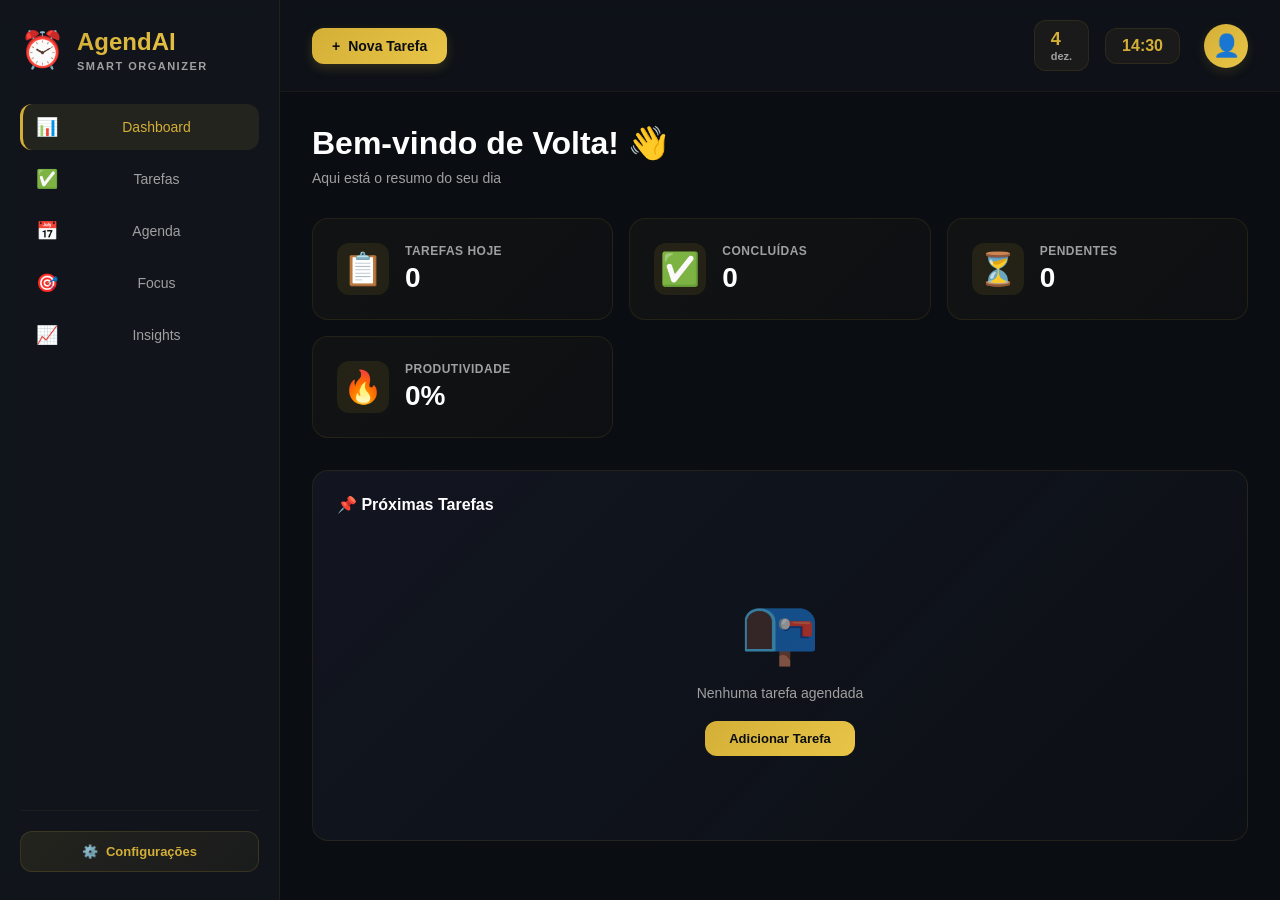
<file: agente-organizador/index.html>
<!DOCTYPE html>
<html lang="pt-BR">
<head>
    <meta charset="UTF-8">
    <meta name="viewport" content="width=device-width, initial-scale=1.0">
    <title>AgendAI - Organizador Inteligente</title>
    <link href="https://fonts.googleapis.com/css2?family=Inter:wght@400;500;600;700&display=swap" rel="stylesheet">
    <link rel="stylesheet" href="styles.css">
</head>
<body>
    <div class="background-gradient"></div>
    <div class="floating-orbs"></div>

    <div class="app-container">
        <!-- SIDEBAR -->
        <aside class="modern-sidebar">
            <div class="sidebar-brand">
                <div class="brand-icon">⏰</div>
                <div class="brand-text">
                    <h1>AgendAI</h1>
                    <p>Smart Organizer</p>
                </div>
            </div>

            <nav class="modern-nav">
                <button class="nav-item active" data-section="dashboard">
                    <span class="nav-icon">📊</span>
                    <span class="nav-label">Dashboard</span>
                </button>
                <button class="nav-item" data-section="tasks">
                    <span class="nav-icon">✅</span>
                    <span class="nav-label">Tarefas</span>
                </button>
                <button class="nav-item" data-section="schedule">
                    <span class="nav-icon">📅</span>
                    <span class="nav-label">Agenda</span>
                </button>
                <button class="nav-item" data-section="focus">
                    <span class="nav-icon">🎯</span>
                    <span class="nav-label">Focus</span>
                </button>
                <button class="nav-item" data-section="insights">
                    <span class="nav-icon">📈</span>
                    <span class="nav-label">Insights</span>
                </button>
            </nav>

            <div class="sidebar-footer">
                <button class="settings-btn" data-section="settings">
                    <span>⚙️</span>
                    <span>Configurações</span>
                </button>
            </div>
        </aside>

        <!-- MAIN AREA -->
        <div class="main-area">
            <!-- TOP BAR -->
            <div class="top-bar">
                <div>
                    <button class="quick-add-btn" id="quick-add">
                        <span>+</span>
                        <span>Nova Tarefa</span>
                    </button>
                </div>

                <div class="top-bar-right">
                    <div class="time-display">
                        <div class="date-section">
                            <div class="date-day" id="current-day">13</div>
                            <div>
                                <div class="date-month" id="current-month">Mai</div>
                            </div>
                        </div>
                        <div class="time-section">
                            <div class="time-value" id="current-time">14:30</div>
                        </div>
                    </div>
                    <div class="user-avatar">👤</div>
                </div>
            </div>

            <!-- CONTENT AREA -->
            <div class="content-area">
                <!-- DASHBOARD -->
                <section id="dashboard" class="content-section active">
                    <div class="page-header">
                        <h1 class="page-title">Bem-vindo de Volta! 👋</h1>
                        <p class="page-subtitle">Aqui está o resumo do seu dia</p>
                    </div>

                    <div class="stats-grid">
                        <div class="stat-card">
                            <div class="stat-icon">📋</div>
                            <div class="stat-content">
                                <div class="stat-label">Tarefas Hoje</div>
                                <div class="stat-value" id="today-count">0</div>
                            </div>
                        </div>
                        <div class="stat-card">
                            <div class="stat-icon">✅</div>
                            <div class="stat-content">
                                <div class="stat-label">Concluídas</div>
                                <div class="stat-value" id="completed-count">0</div>
                            </div>
                        </div>
                        <div class="stat-card">
                            <div class="stat-icon">⏳</div>
                            <div class="stat-content">
                                <div class="stat-label">Pendentes</div>
                                <div class="stat-value" id="pending-count">0</div>
                            </div>
                        </div>
                        <div class="stat-card">
                            <div class="stat-icon">🔥</div>
                            <div class="stat-content">
                                <div class="stat-label">Produtividade</div>
                                <div class="stat-value" id="productivity-score">0%</div>
                            </div>
                        </div>
                    </div>

                    <div class="card">
                        <div class="card-header">
                            <h3 class="card-title">📌 Próximas Tarefas</h3>
                        </div>
                        <div class="featured-list" id="upcoming-tasks">
                            <div class="empty-state">
                                <span class="empty-icon">📭</span>
                                <p>Nenhuma tarefa agendada</p>
                                <button class="cta-btn" onclick="openModal()">Adicionar Tarefa</button>
                            </div>
                        </div>
                    </div>
                </section>

                <!-- TASKS -->
                <section id="tasks" class="content-section">
                    <div class="section-header">
                        <h2>Minhas Tarefas</h2>
                        <div class="filter-tabs">
                            <button class="filter-tab active" data-filter="all">Todas</button>
                            <button class="filter-tab" data-filter="pending">Pendentes</button>
                            <button class="filter-tab" data-filter="completed">Concluídas</button>
                        </div>
                    </div>

                    <div class="tasks-container" id="tasks-list">
                        <div class="empty-state">
                            <span class="empty-icon">✨</span>
                            <p>Você não tem tarefas ainda</p>
                            <button class="cta-btn" onclick="openModal()">Criar Primeira Tarefa</button>
                        </div>
                    </div>
                </section>

                <!-- SCHEDULE -->
                <section id="schedule" class="content-section">
                    <div class="section-header">
                        <h2>Sua Agenda</h2>
                    </div>

                    <div class="calendar-wrapper">
                        <div class="calendar-nav">
                            <h3 id="month-year">Maio 2026</h3>
                            <div>
                                <button class="calendar-nav-btn" id="prev-month">←</button>
                                <button class="calendar-nav-btn" id="next-month">→</button>
                            </div>
                        </div>
                        <div class="calendar-grid" id="calendar-grid"></div>
                    </div>

                    <div class="week-schedule">
                        <h3>📅 Sua Semana</h3>
                        <div class="week-view" id="week-view"></div>
                    </div>
                </section>

                <!-- FOCUS -->
                <section id="focus" class="content-section">
                    <div class="section-header">
                        <h2>Modo Focus 🎯</h2>
                    </div>

                    <div class="focus-container">
                        <div class="focus-content">
                            <div class="focus-timer">
                                <div class="focus-time" id="focus-timer">25:00</div>
                                <div class="focus-task" id="focus-task">Selecione uma tarefa</div>
                                <div class="focus-controls">
                                    <button class="btn-focus" id="focus-start">▶ Iniciar</button>
                                    <button class="btn-focus" id="focus-reset">⟳ Resetar</button>
                                    <button class="btn-focus" id="focus-tasks">Escolher Tarefa</button>
                                </div>
                            </div>
                        </div>
                    </div>
                </section>

                <!-- INSIGHTS -->
                <section id="insights" class="content-section">
                    <div class="section-header">
                        <h2>Sua Produtividade 📊</h2>
                    </div>

                    <div class="insights-grid">
                        <div class="insight-card">
                            <h3>Distribuição por Categoria</h3>
                            <div class="chart" id="category-chart">
                                <div style="color: var(--text-tertiary); text-align: center;">Sem dados</div>
                            </div>
                        </div>
                        <div class="insight-card">
                            <h3>Tarefas por Prioridade</h3>
                            <div class="chart" id="priority-chart">
                                <div style="color: var(--text-tertiary); text-align: center;">Sem dados</div>
                            </div>
                        </div>
                        <div class="insight-card">
                            <h3>Taxa de Conclusão</h3>
                            <div class="chart" id="completion-chart">
                                <div style="color: var(--text-tertiary); text-align: center;">Sem dados</div>
                            </div>
                        </div>
                    </div>

                    <div class="insights-stats">
                        <div class="insight-stat">
                            <span class="label">Total de Tarefas</span>
                            <span class="value" id="stat-total">0</span>
                        </div>
                        <div class="insight-stat">
                            <span class="label">Concluídas</span>
                            <span class="value" id="stat-completed">0</span>
                        </div>
                        <div class="insight-stat">
                            <span class="label">Taxa</span>
                            <span class="value" id="stat-rate">0%</span>
                        </div>
                    </div>
                </section>

                <!-- SETTINGS -->
                <section id="settings" class="content-section">
                    <div class="section-header">
                        <h2>Configurações ⚙️</h2>
                    </div>

                    <div class="settings-grid">
                        <div class="setting-card">
                            <h3>Notificações</h3>
                            <div class="setting-item">
                                <label>
                                    <input type="checkbox" id="notify-15min" checked>
                                    Notificação 15 min antes
                                </label>
                            </div>
                            <div class="setting-item">
                                <label>
                                    <input type="checkbox" id="notify-1hour" checked>
                                    Notificação 1 hora antes
                                </label>
                            </div>
                            <div class="setting-item">
                                <label>
                                    <input type="checkbox" id="notify-sound" checked>
                                    Som na notificação
                                </label>
                            </div>
                        </div>

                        <div class="setting-card">
                            <h3>Horário de Funcionamento</h3>
                            <div class="time-inputs">
                                <div>
                                    <label>Início</label>
                                    <input type="time" id="work-start" value="08:00">
                                </div>
                                <div>
                                    <label>Fim</label>
                                    <input type="time" id="work-end" value="18:00">
                                </div>
                            </div>
                        </div>

                        <div class="setting-card">
                            <h3>Dados</h3>
                            <button class="btn-secondary" id="export-btn">📥 Exportar Dados</button>
                            <button class="btn-secondary" id="import-btn">📤 Importar Dados</button>
                            <button class="btn-danger" id="clear-btn">🗑️ Limpar Tudo</button>
                        </div>
                    </div>
                </section>
            </div>
        </div>
    </div>

    <!-- MODAL -->
    <div class="modal" id="add-task-modal">
        <div class="modal-overlay" onclick="closeModal()"></div>
        <div class="modal-content">
            <div class="modal-header">
                <h2>Nova Tarefa</h2>
                <button class="modal-close" onclick="closeModal()">✕</button>
            </div>
            <form class="task-form" id="task-form">
                <div class="form-group">
                    <label>Título *</label>
                    <input type="text" id="task-title" placeholder="Ex: Reunião com equipe" required>
                </div>

                <div class="form-group">
                    <label>Descrição</label>
                    <textarea id="task-desc" placeholder="Detalhes adicionais..." rows="3"></textarea>
                </div>

                <div class="form-row">
                    <div class="form-group">
                        <label>Data *</label>
                        <input type="date" id="task-date" required>
                    </div>
                    <div class="form-group">
                        <label>Hora *</label>
                        <input type="time" id="task-time" required>
                    </div>
                </div>

                <div class="form-row">
                    <div class="form-group">
                        <label>Prioridade</label>
                        <select id="task-priority">
                            <option value="baixa">Baixa</option>
                            <option value="média" selected>Média</option>
                            <option value="alta">Alta</option>
                        </select>
                    </div>
                    <div class="form-group">
                        <label>Categoria</label>
                        <select id="task-category">
                            <option value="">Selecionar...</option>
                            <option value="trabalho">Trabalho</option>
                            <option value="estudo">Estudo</option>
                            <option value="saúde">Saúde</option>
                            <option value="pessoal">Pessoal</option>
                        </select>
                    </div>
                </div>

                <button type="submit" class="btn-primary">Adicionar Tarefa</button>
            </form>
        </div>
    </div>

    <input type="file" id="import-file" accept=".json" style="display: none;">

    <script src="script.js"></script>
</body>
</html>
</file>
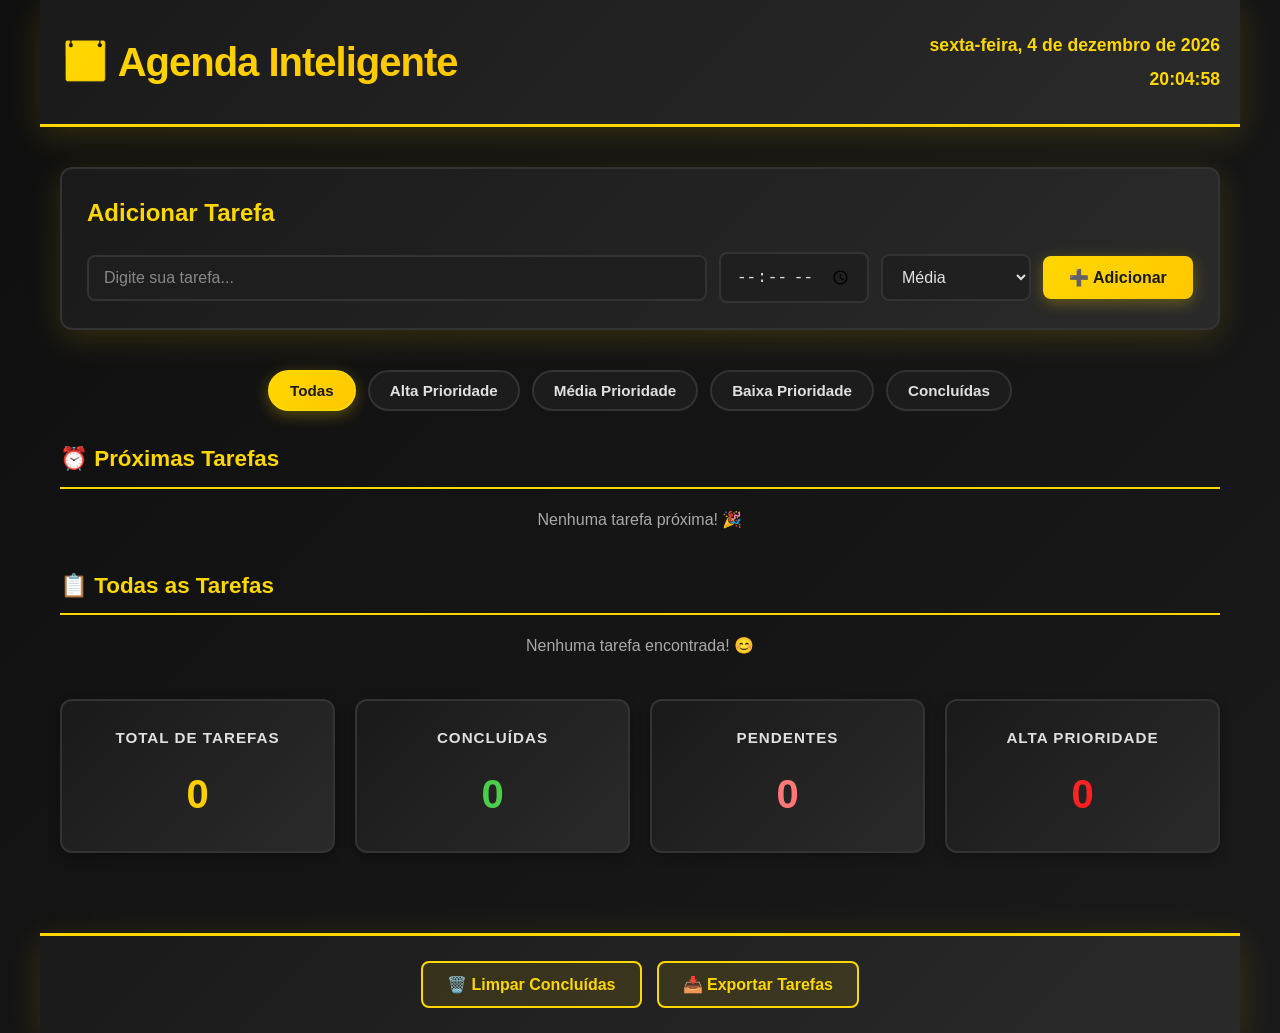
<file: agenda-inteligente.html>
<!DOCTYPE html>
<html lang="pt-BR">
<head>
    <meta charset="UTF-8">
    <meta name="viewport" content="width=device-width, initial-scale=1.0">
    <title>Agenda Inteligente</title>
    <link rel="stylesheet" href="agenda-style.css">
</head>
<body>
    <div class="container">
        <!-- Header -->
        <header class="header">
            <div class="header-content">
                <h1>📅 Agenda Inteligente</h1>
                <div class="date-time">
                    <span id="data-atual"></span>
                    <span id="hora-atual"></span>
                </div>
            </div>
        </header>

        <!-- Main Content -->
        <main class="main-content">
            <!-- Input Section -->
            <section class="input-section">
                <h2>Adicionar Tarefa</h2>
                <div class="input-group">
                    <input 
                        type="text" 
                        id="input-tarefa" 
                        placeholder="Digite sua tarefa..."
                        class="input-tarefa"
                    >
                    <input 
                        type="time" 
                        id="input-hora" 
                        class="input-hora"
                    >
                    <select id="input-prioridade" class="input-prioridade">
                        <option value="baixa">Baixa</option>
                        <option value="média" selected>Média</option>
                        <option value="alta">Alta</option>
                    </select>
                    <button id="btn-adicionar" class="btn-adicionar">
                        ➕ Adicionar
                    </button>
                </div>
            </section>

            <!-- Filters -->
            <section class="filters">
                <button class="filter-btn active" data-filter="todas">Todas</button>
                <button class="filter-btn" data-filter="alta">Alta Prioridade</button>
                <button class="filter-btn" data-filter="média">Média Prioridade</button>
                <button class="filter-btn" data-filter="baixa">Baixa Prioridade</button>
                <button class="filter-btn" data-filter="concluida">Concluídas</button>
            </section>

            <!-- Tasks Container -->
            <section class="tasks-section">
                <!-- Today's Tasks -->
                <div class="tasks-group">
                    <h3 class="group-title">⏰ Próximas Tarefas</h3>
                    <div id="tarefas-proximas" class="tasks-list"></div>
                </div>

                <!-- All Tasks -->
                <div class="tasks-group">
                    <h3 class="group-title">📋 Todas as Tarefas</h3>
                    <div id="tarefas-lista" class="tasks-list"></div>
                </div>
            </section>

            <!-- Stats -->
            <section class="stats-section">
                <div class="stat-card">
                    <span class="stat-label">Total de Tarefas</span>
                    <span class="stat-value" id="total-tarefas">0</span>
                </div>
                <div class="stat-card">
                    <span class="stat-label">Concluídas</span>
                    <span class="stat-value concluidas" id="total-concluidas">0</span>
                </div>
                <div class="stat-card">
                    <span class="stat-label">Pendentes</span>
                    <span class="stat-value pendentes" id="total-pendentes">0</span>
                </div>
                <div class="stat-card">
                    <span class="stat-label">Alta Prioridade</span>
                    <span class="stat-value alta" id="total-alta">0</span>
                </div>
            </section>
        </main>

        <!-- Footer -->
        <footer class="footer">
            <button id="btn-limpar-concluidas" class="btn-limpar">
                🗑️ Limpar Concluídas
            </button>
            <button id="btn-exportar" class="btn-exportar">
                📥 Exportar Tarefas
            </button>
        </footer>
    </div>

    <!-- Modal de Edição -->
    <div id="modal-edicao" class="modal">
        <div class="modal-content">
            <span class="modal-close">&times;</span>
            <h2>Editar Tarefa</h2>
            <input type="text" id="modal-tarefa" class="input-tarefa" placeholder="Descrição da tarefa">
            <input type="time" id="modal-hora" class="input-hora">
            <select id="modal-prioridade" class="input-prioridade">
                <option value="baixa">Baixa</option>
                <option value="média">Média</option>
                <option value="alta">Alta</option>
            </select>
            <button id="btn-salvar-edicao" class="btn-adicionar">Salvar Alterações</button>
        </div>
    </div>

    <script src="agenda-script.js"></script>
</body>
</html>
</file>
<file: agente-organizador/styles.css>
:root {
    --primary: #d4af37;
    --primary-dark: #b8941e;
    --primary-light: #e8c547;
    
    --bg-dark: #0f1419;
    --bg-darker: #0a0d12;
    --bg-surface: #13171e;
    --bg-surface-light: #1a1f2e;
    
    --text-primary: #ffffff;
    --text-secondary: #a0a0a0;
    --text-tertiary: #707070;
    
    --success: #10b981;
    --warning: #f59e0b;
    --danger: #ef4444;
    
    --radius-sm: 12px;
    --radius-md: 16px;
    --radius-lg: 24px;
    
    --transition: 300ms cubic-bezier(0.4, 0, 0.2, 1);
}

* {
    margin: 0;
    padding: 0;
    box-sizing: border-box;
}

html, body {
    width: 100%;
    height: 100%;
    font-family: -apple-system, BlinkMacSystemFont, 'Segoe UI', 'Roboto', sans-serif;
    background: var(--bg-darker);
    color: var(--text-primary);
    overflow: hidden;
}

.background-gradient {
    position: fixed;
    top: 0;
    left: 0;
    right: 0;
    bottom: 0;
    background: linear-gradient(135deg, var(--bg-darker) 0%, var(--bg-dark) 50%, var(--bg-darker) 100%);
    z-index: -2;
}

.floating-orbs {
    position: fixed;
    top: -10%;
    right: -5%;
    width: 500px;
    height: 500px;
    background: radial-gradient(circle, rgba(212, 175, 55, 0.06) 0%, transparent 70%);
    border-radius: 50%;
    z-index: -1;
    animation: float 25s ease-in-out infinite;
}

@keyframes float {
    0%, 100% { transform: translate(0, 0); }
    50% { transform: translate(20px, -20px); }
}

.app-container {
    display: flex;
    height: 100vh;
}

.modern-sidebar {
    width: 280px;
    background: rgba(19, 23, 30, 0.8);
    backdrop-filter: blur(10px);
    border-right: 1px solid rgba(212, 175, 55, 0.08);
    display: flex;
    flex-direction: column;
    padding: 28px 20px;
    gap: 32px;
    overflow-y: auto;
}

.sidebar-brand {
    display: flex;
    align-items: center;
    gap: 12px;
}

.brand-icon {
    font-size: 36px;
}

.brand-text h1 {
    font-size: 24px;
    font-weight: 700;
    background: linear-gradient(135deg, var(--primary) 0%, var(--primary-light) 100%);
    -webkit-background-clip: text;
    -webkit-text-fill-color: transparent;
    background-clip: text;
}

.brand-text p {
    font-size: 11px;
    color: var(--text-secondary);
    font-weight: 600;
    letter-spacing: 1.5px;
    text-transform: uppercase;
    margin-top: 4px;
}

.modern-nav {
    display: flex;
    flex-direction: column;
    gap: 6px;
    flex: 1;
}

.nav-item {
    display: flex;
    align-items: center;
    gap: 12px;
    padding: 12px 16px;
    background: transparent;
    border: none;
    border-radius: var(--radius-sm);
    color: var(--text-secondary);
    cursor: pointer;
    font-size: 14px;
    font-weight: 500;
    transition: var(--transition);
}

.nav-item:hover {
    background: rgba(212, 175, 55, 0.06);
    color: var(--text-primary);
}

.nav-item.active {
    background: rgba(212, 175, 55, 0.1);
    color: var(--primary);
    border-left: 3px solid var(--primary);
    padding-left: 13px;
}

.nav-icon {
    font-size: 18px;
}

.nav-label {
    flex: 1;
}

.sidebar-footer {
    padding-top: 20px;
    border-top: 1px solid rgba(212, 175, 55, 0.06);
}

.settings-btn {
    width: 100%;
    padding: 12px 16px;
    background: linear-gradient(135deg, rgba(212, 175, 55, 0.1) 0%, rgba(212, 175, 55, 0.05) 100%);
    border: 1px solid rgba(212, 175, 55, 0.15);
    border-radius: var(--radius-sm);
    color: var(--primary);
    cursor: pointer;
    font-weight: 600;
    font-size: 13px;
    transition: var(--transition);
    display: flex;
    align-items: center;
    justify-content: center;
    gap: 8px;
}

.settings-btn:hover {
    background: linear-gradient(135deg, rgba(212, 175, 55, 0.15) 0%, rgba(212, 175, 55, 0.1) 100%);
}

.main-area {
    flex: 1;
    display: flex;
    flex-direction: column;
    overflow: hidden;
}

.top-bar {
    display: flex;
    justify-content: space-between;
    align-items: center;
    padding: 20px 32px;
    background: rgba(19, 23, 30, 0.5);
    backdrop-filter: blur(10px);
    border-bottom: 1px solid rgba(212, 175, 55, 0.06);
    gap: 24px;
}

.quick-add-btn {
    display: inline-flex;
    align-items: center;
    gap: 8px;
    padding: 10px 20px;
    background: linear-gradient(135deg, var(--primary) 0%, var(--primary-light) 100%);
    border: none;
    border-radius: var(--radius-sm);
    color: var(--bg-darker);
    font-weight: 600;
    font-size: 14px;
    cursor: pointer;
    transition: var(--transition);
    box-shadow: 0 4px 12px rgba(212, 175, 55, 0.2);
}

.quick-add-btn:hover {
    transform: translateY(-2px);
    box-shadow: 0 6px 20px rgba(212, 175, 55, 0.3);
}

.top-bar-right {
    display: flex;
    align-items: center;
    gap: 24px;
}

.time-display {
    display: flex;
    align-items: center;
    gap: 16px;
}

.date-section, .time-section {
    padding: 8px 16px;
    background: rgba(212, 175, 55, 0.06);
    border-radius: var(--radius-sm);
    border: 1px solid rgba(212, 175, 55, 0.1);
}

.date-day {
    font-size: 18px;
    font-weight: 700;
    color: var(--primary);
}

.date-month {
    font-size: 11px;
    color: var(--text-secondary);
    font-weight: 600;
}

.time-value {
    font-size: 16px;
    font-weight: 700;
    color: var(--primary);
}

.user-avatar {
    width: 44px;
    height: 44px;
    border-radius: 50%;
    background: linear-gradient(135deg, var(--primary) 0%, var(--primary-light) 100%);
    display: flex;
    align-items: center;
    justify-content: center;
    font-size: 22px;
    cursor: pointer;
    transition: var(--transition);
    box-shadow: 0 4px 12px rgba(212, 175, 55, 0.15);
}

.user-avatar:hover {
    transform: scale(1.08);
}

.content-area {
    flex: 1;
    overflow-y: auto;
    padding: 32px;
}

.content-section {
    display: none;
    animation: fadeIn var(--transition);
}

.content-section.active {
    display: block;
}

@keyframes fadeIn {
    from {
        opacity: 0;
        transform: translateY(8px);
    }
    to {
        opacity: 1;
        transform: translateY(0);
    }
}

.page-header {
    margin-bottom: 32px;
}

.page-title {
    font-size: 32px;
    font-weight: 700;
    margin-bottom: 8px;
}

.page-subtitle {
    font-size: 14px;
    color: var(--text-secondary);
}

.stats-grid {
    display: grid;
    grid-template-columns: repeat(auto-fit, minmax(240px, 1fr));
    gap: 16px;
    margin-bottom: 32px;
}

.stat-card {
    padding: 24px;
    border-radius: var(--radius-md);
    border: 1px solid rgba(212, 175, 55, 0.1);
    background: linear-gradient(135deg, rgba(212, 175, 55, 0.04) 0%, rgba(212, 175, 55, 0.02) 100%);
    display: flex;
    align-items: center;
    gap: 16px;
    transition: var(--transition);
    cursor: pointer;
}

.stat-card:hover {
    border-color: rgba(212, 175, 55, 0.2);
    background: linear-gradient(135deg, rgba(212, 175, 55, 0.08) 0%, rgba(212, 175, 55, 0.04) 100%);
    transform: translateY(-4px);
    box-shadow: 0 8px 24px rgba(212, 175, 55, 0.1);
}

.stat-icon {
    font-size: 32px;
    min-width: 52px;
    height: 52px;
    display: flex;
    align-items: center;
    justify-content: center;
    background: rgba(212, 175, 55, 0.1);
    border-radius: var(--radius-sm);
}

.stat-content {
    display: flex;
    flex-direction: column;
    gap: 4px;
}

.stat-label {
    font-size: 12px;
    color: var(--text-secondary);
    font-weight: 600;
    text-transform: uppercase;
    letter-spacing: 0.5px;
}

.stat-value {
    font-size: 28px;
    font-weight: 700;
}

.card {
    background: linear-gradient(135deg, rgba(26, 31, 46, 0.5) 0%, rgba(19, 23, 30, 0.3) 100%);
    border: 1px solid rgba(212, 175, 55, 0.1);
    border-radius: var(--radius-md);
    padding: 24px;
    transition: var(--transition);
}

.card:hover {
    border-color: rgba(212, 175, 55, 0.15);
    box-shadow: 0 8px 24px rgba(212, 175, 55, 0.08);
}

.card-header {
    display: flex;
    justify-content: space-between;
    align-items: center;
    margin-bottom: 20px;
}

.card-title {
    font-size: 16px;
    font-weight: 700;
}

.featured-list {
    display: flex;
    flex-direction: column;
    gap: 12px;
}

.featured-task {
    display: flex;
    align-items: center;
    gap: 16px;
    padding: 16px;
    background: rgba(212, 175, 55, 0.06);
    border: 1px solid rgba(212, 175, 55, 0.1);
    border-radius: var(--radius-sm);
    transition: var(--transition);
}

.featured-task:hover {
    background: rgba(212, 175, 55, 0.1);
    border-color: rgba(212, 175, 55, 0.15);
}

.featured-task-time {
    min-width: 60px;
    font-size: 13px;
    font-weight: 700;
    color: var(--primary);
    background: rgba(212, 175, 55, 0.1);
    padding: 4px 12px;
    border-radius: 6px;
}

.featured-task-content {
    flex: 1;
}

.featured-task-title {
    font-weight: 600;
    margin-bottom: 4px;
    font-size: 14px;
}

.featured-task-subtitle {
    font-size: 12px;
    color: var(--text-secondary);
}

.empty-state {
    text-align: center;
    padding: 60px 20px;
}

.empty-icon {
    font-size: 64px;
    display: block;
    margin-bottom: 16px;
    opacity: 0.6;
}

.empty-state p {
    margin-bottom: 20px;
    font-size: 14px;
    color: var(--text-secondary);
}

.cta-btn {
    padding: 10px 24px;
    background: linear-gradient(135deg, var(--primary) 0%, var(--primary-light) 100%);
    border: none;
    border-radius: var(--radius-sm);
    color: var(--bg-darker);
    font-weight: 600;
    cursor: pointer;
    transition: var(--transition);
    display: inline-block;
    font-size: 13px;
}

.cta-btn:hover {
    transform: translateY(-2px);
}

.section-header {
    display: flex;
    justify-content: space-between;
    align-items: center;
    margin-bottom: 24px;
    gap: 16px;
}

.section-header h2 {
    font-size: 24px;
    font-weight: 700;
}

.filter-tabs {
    display: flex;
    gap: 8px;
}

.filter-tab {
    padding: 8px 16px;
    background: transparent;
    border: 1px solid rgba(212, 175, 55, 0.2);
    border-radius: var(--radius-sm);
    color: var(--text-secondary);
    cursor: pointer;
    transition: var(--transition);
    font-weight: 500;
    font-size: 13px;
}

.filter-tab:hover {
    border-color: rgba(212, 175, 55, 0.4);
    background: rgba(212, 175, 55, 0.05);
}

.filter-tab.active {
    background: linear-gradient(135deg, var(--primary) 0%, var(--primary-light) 100%);
    border-color: var(--primary);
    color: var(--bg-darker);
}

.tasks-container {
    display: flex;
    flex-direction: column;
    gap: 12px;
}

.task-item {
    display: flex;
    align-items: center;
    gap: 12px;
    padding: 16px;
    background: rgba(19, 23, 30, 0.5);
    border: 1px solid rgba(212, 175, 55, 0.08);
    border-radius: var(--radius-sm);
    transition: var(--transition);
}

.task-item:hover {
    border-color: rgba(212, 175, 55, 0.15);
    background: rgba(26, 31, 46, 0.5);
}

.task-checkbox {
    width: 24px;
    height: 24px;
    cursor: pointer;
    accent-color: var(--primary);
    border-radius: 6px;
}

.task-info {
    flex: 1;
}

.task-title {
    font-weight: 600;
    margin-bottom: 4px;
    font-size: 14px;
}

.task-meta {
    font-size: 12px;
    color: var(--text-secondary);
}

.task-priority {
    padding: 4px 12px;
    border-radius: 20px;
    font-size: 12px;
    font-weight: 600;
    white-space: nowrap;
}

.priority-alta {
    background: rgba(239, 68, 68, 0.15);
    color: #fca5a5;
}

.priority-média {
    background: rgba(245, 158, 11, 0.15);
    color: #fcd34d;
}

.priority-baixa {
    background: rgba(16, 185, 129, 0.15);
    color: #86efac;
}

.calendar-wrapper {
    background: rgba(26, 31, 46, 0.4);
    border: 1px solid rgba(212, 175, 55, 0.1);
    border-radius: var(--radius-md);
    padding: 24px;
    margin-bottom: 24px;
}

.calendar-nav {
    display: flex;
    justify-content: space-between;
    align-items: center;
    margin-bottom: 24px;
}

.calendar-nav h3 {
    font-size: 16px;
    font-weight: 700;
}

.calendar-nav-btn {
    width: 40px;
    height: 40px;
    border-radius: 50%;
    background: rgba(212, 175, 55, 0.08);
    border: 1px solid rgba(212, 175, 55, 0.15);
    color: var(--primary);
    cursor: pointer;
    font-weight: 600;
    transition: var(--transition);
    font-size: 16px;
}

.calendar-nav-btn:hover {
    background: rgba(212, 175, 55, 0.15);
}

.calendar-grid {
    display: grid;
    grid-template-columns: repeat(7, 1fr);
    gap: 8px;
}

.calendar-day {
    aspect-ratio: 1;
    display: flex;
    align-items: center;
    justify-content: center;
    border-radius: var(--radius-sm);
    background: rgba(212, 175, 55, 0.04);
    border: 1px solid rgba(212, 175, 55, 0.08);
    cursor: pointer;
    transition: var(--transition);
    font-weight: 500;
    font-size: 14px;
}

.calendar-day:hover {
    background: rgba(212, 175, 55, 0.1);
}

.calendar-day.today {
    background: linear-gradient(135deg, var(--primary) 0%, var(--primary-light) 100%);
    color: var(--bg-darker);
    font-weight: 700;
}

.calendar-day.other-month {
    opacity: 0.4;
}

.week-schedule {
    background: rgba(26, 31, 46, 0.4);
    border: 1px solid rgba(212, 175, 55, 0.1);
    border-radius: var(--radius-md);
    padding: 24px;
}

.week-schedule h3 {
    font-size: 16px;
    font-weight: 700;
    margin-bottom: 16px;
}

.week-view {
    display: flex;
    gap: 12px;
    overflow-x: auto;
}

.week-day {
    flex: 0 0 140px;
    background: rgba(212, 175, 55, 0.06);
    border: 1px solid rgba(212, 175, 55, 0.1);
    border-radius: var(--radius-sm);
    padding: 12px;
    text-align: center;
    transition: var(--transition);
}

.week-day:hover {
    background: rgba(212, 175, 55, 0.1);
}

.week-day-name {
    font-weight: 600;
    color: var(--primary);
    margin-bottom: 8px;
    font-size: 12px;
}

.week-day-date {
    font-size: 14px;
    font-weight: 700;
    margin-bottom: 8px;
}

.week-day-tasks {
    font-size: 12px;
    color: var(--text-secondary);
}

.focus-container {
    display: flex;
    align-items: center;
    justify-content: center;
    min-height: calc(100vh - 200px);
}

.focus-content {
    width: 100%;
    max-width: 500px;
}

.focus-timer {
    text-align: center;
    padding: 40px;
    background: rgba(26, 31, 46, 0.4);
    border: 1px solid rgba(212, 175, 55, 0.1);
    border-radius: var(--radius-lg);
}

.focus-time {
    font-size: 96px;
    font-weight: 800;
    background: linear-gradient(135deg, var(--primary) 0%, var(--primary-light) 100%);
    -webkit-background-clip: text;
    -webkit-text-fill-color: transparent;
    background-clip: text;
    margin-bottom: 24px;
    letter-spacing: 4px;
}

.focus-task {
    font-size: 18px;
    margin-bottom: 32px;
    color: var(--text-secondary);
}

.focus-controls {
    display: flex;
    gap: 12px;
    justify-content: center;
    flex-wrap: wrap;
}

.btn-focus {
    padding: 12px 32px;
    border: 2px solid var(--primary);
    background: transparent;
    color: var(--primary);
    border-radius: var(--radius-sm);
    cursor: pointer;
    font-weight: 600;
    transition: var(--transition);
    font-size: 14px;
}

.btn-focus:hover {
    background: var(--primary);
    color: var(--bg-darker);
}

.btn-focus.playing {
    background: var(--danger);
    border-color: var(--danger);
    color: white;
}

.insights-grid {
    display: grid;
    grid-template-columns: repeat(auto-fit, minmax(260px, 1fr));
    gap: 16px;
    margin-bottom: 32px;
}

.insight-card {
    background: rgba(26, 31, 46, 0.4);
    border: 1px solid rgba(212, 175, 55, 0.1);
    border-radius: var(--radius-md);
    padding: 20px;
    transition: var(--transition);
}

.insight-card:hover {
    border-color: rgba(212, 175, 55, 0.15);
}

.insight-card h3 {
    font-size: 13px;
    font-weight: 700;
    margin-bottom: 16px;
    color: var(--primary);
    text-transform: uppercase;
}

.chart {
    min-height: 160px;
}

.insights-stats {
    display: grid;
    grid-template-columns: repeat(auto-fit, minmax(200px, 1fr));
    gap: 16px;
}

.insight-stat {
    background: rgba(26, 31, 46, 0.4);
    border: 1px solid rgba(212, 175, 55, 0.1);
    border-radius: var(--radius-md);
    padding: 20px;
    text-align: center;
}

.insight-stat .label {
    font-size: 12px;
    color: var(--text-secondary);
    display: block;
    margin-bottom: 8px;
}

.insight-stat .value {
    font-size: 28px;
    font-weight: 700;
    color: var(--primary);
}

.settings-grid {
    display: grid;
    grid-template-columns: repeat(auto-fit, minmax(280px, 1fr));
    gap: 16px;
}

.setting-card {
    background: rgba(26, 31, 46, 0.4);
    border: 1px solid rgba(212, 175, 55, 0.1);
    border-radius: var(--radius-md);
    padding: 20px;
}

.setting-card h3 {
    font-size: 14px;
    font-weight: 700;
    margin-bottom: 16px;
    color: var(--primary);
}

.setting-item {
    margin-bottom: 12px;
}

.setting-item label {
    display: flex;
    align-items: center;
    gap: 10px;
    cursor: pointer;
    color: var(--text-secondary);
    font-size: 13px;
}

.setting-item input[type="checkbox"] {
    width: 18px;
    height: 18px;
    cursor: pointer;
    border-radius: 4px;
}

.time-inputs {
    display: flex;
    gap: 12px;
}

.time-inputs > div {
    flex: 1;
}

.time-inputs label {
    font-size: 12px;
    color: var(--text-secondary);
    font-weight: 600;
    display: block;
    margin-bottom: 6px;
}

.time-inputs input {
    width: 100%;
    padding: 8px 12px;
    background: rgba(212, 175, 55, 0.06);
    border: 1px solid rgba(212, 175, 55, 0.15);
    border-radius: var(--radius-sm);
    color: var(--text-primary);
    font-weight: 600;
}

.btn-primary, .btn-secondary, .btn-danger {
    padding: 10px 20px;
    border: none;
    border-radius: var(--radius-sm);
    font-weight: 600;
    cursor: pointer;
    transition: var(--transition);
    width: 100%;
    margin-bottom: 8px;
    font-size: 13px;
}

.btn-primary {
    background: linear-gradient(135deg, var(--primary) 0%, var(--primary-light) 100%);
    color: var(--bg-darker);
}

.btn-primary:hover {
    transform: translateY(-2px);
}

.btn-secondary {
    background: rgba(212, 175, 55, 0.08);
    border: 1px solid rgba(212, 175, 55, 0.15);
    color: var(--primary);
}

.btn-secondary:hover {
    background: rgba(212, 175, 55, 0.12);
}

.btn-danger {
    background: rgba(239, 68, 68, 0.1);
    border: 1px solid rgba(239, 68, 68, 0.2);
    color: #ef4444;
}

.modal {
    display: none;
    position: fixed;
    top: 0;
    left: 0;
    right: 0;
    bottom: 0;
    z-index: 1000;
}

.modal.active {
    display: flex;
}

.modal-overlay {
    position: absolute;
    top: 0;
    left: 0;
    right: 0;
    bottom: 0;
    background: rgba(0, 0, 0, 0.4);
    backdrop-filter: blur(4px);
}

.modal-content {
    position: relative;
    background: rgba(19, 23, 30, 0.95);
    backdrop-filter: blur(20px);
    border: 1px solid rgba(212, 175, 55, 0.15);
    border-radius: var(--radius-lg);
    padding: 32px;
    width: 90%;
    max-width: 500px;
    margin: auto;
    box-shadow: 0 12px 32px rgba(0, 0, 0, 0.3);
}

.modal-header {
    display: flex;
    justify-content: space-between;
    align-items: center;
    margin-bottom: 24px;
}

.modal-header h2 {
    font-size: 22px;
    font-weight: 700;
}

.modal-close {
    width: 40px;
    height: 40px;
    border-radius: 50%;
    background: rgba(212, 175, 55, 0.1);
    border: 1px solid rgba(212, 175, 55, 0.15);
    color: var(--primary);
    cursor: pointer;
    font-size: 20px;
}

.modal-close:hover {
    background: rgba(212, 175, 55, 0.15);
}

.task-form {
    display: flex;
    flex-direction: column;
    gap: 16px;
}

.form-group {
    display: flex;
    flex-direction: column;
    gap: 8px;
}

.form-group label {
    font-weight: 600;
    font-size: 13px;
    color: var(--primary);
    text-transform: uppercase;
    letter-spacing: 0.5px;
}

.form-group input, .form-group textarea, .form-group select {
    padding: 10px 12px;
    background: rgba(212, 175, 55, 0.06);
    border: 1px solid rgba(212, 175, 55, 0.15);
    border-radius: var(--radius-sm);
    color: var(--text-primary);
    font-size: 13px;
}

.form-group input:focus, .form-group textarea:focus {
    outline: none;
    background: rgba(212, 175, 55, 0.1);
    border-color: rgba(212, 175, 55, 0.25);
}

.form-row {
    display: grid;
    grid-template-columns: 1fr 1fr;
    gap: 12px;
}

@media (max-width: 768px) {
    .app-container { flex-direction: column; }
    .modern-sidebar { width: 100%; flex-direction: row; padding: 12px; gap: 0; }
    .brand-text p { display: none; }
    .modern-nav { flex: 1; gap: 4px; }
    .nav-item { flex: 1; justify-content: center; }
    .nav-label { display: none; }
    .sidebar-footer { display: none; }
    .content-area { padding: 16px; }
    .stats-grid { grid-template-columns: repeat(2, 1fr); }
}

@media (max-width: 480px) {
    .stats-grid { grid-template-columns: 1fr; }
    .focus-time { font-size: 64px; }
}
</file>
<file: agenda-style.css>
/* ========== RESET E VARIÁVEIS ==========*/
* {
    margin: 0;
    padding: 0;
    box-sizing: border-box;
}

:root {
    --cor-preta: #1a1a1a;
    --cor-amarela: #FFD700;
    --cor-amarela-clara: #FFC700;
    --cor-fundo: #0f0f0f;
    --cor-texto: #e0e0e0;
    --cor-borda: #333;
    --cor-alta: #FF4444;
    --cor-media: #FFD700;
    --cor-baixa: #44BB44;
    --sombra: 0 8px 32px rgba(255, 215, 0, 0.15);
    --transicao: all 0.3s ease;
}

/* ========== BODY E CONTAINER ==========*/
body {
    font-family: 'Segoe UI', Tahoma, Geneva, Verdana, sans-serif;
    background: linear-gradient(135deg, #0f0f0f 0%, #1a1a1a 100%);
    color: var(--cor-texto);
    line-height: 1.6;
    overflow-x: hidden;
}

.container {
    max-width: 1200px;
    margin: 0 auto;
    padding: 0;
    display: flex;
    flex-direction: column;
    min-height: 100vh;
}

/* ========== HEADER ==========*/
.header {
    background: linear-gradient(135deg, #1a1a1a 0%, #2a2a2a 100%);
    border-bottom: 3px solid var(--cor-amarela);
    padding: 30px 20px;
    box-shadow: var(--sombra);
    position: sticky;
    top: 0;
    z-index: 100;
}

.header-content {
    display: flex;
    justify-content: space-between;
    align-items: center;
    max-width: 1200px;
    margin: 0 auto;
}

.header h1 {
    font-size: 2.5rem;
    background: linear-gradient(135deg, var(--cor-amarela) 0%, var(--cor-amarela-clara) 100%);
    -webkit-background-clip: text;
    -webkit-text-fill-color: transparent;
    background-clip: text;
    font-weight: 800;
    letter-spacing: -1px;
}

.date-time {
    display: flex;
    flex-direction: column;
    text-align: right;
    gap: 5px;
    font-weight: 600;
    font-size: 1.1rem;
}

.date-time span {
    color: var(--cor-amarela);
}

/* ========== MAIN CONTENT ==========*/
.main-content {
    flex: 1;
    padding: 40px 20px;
    max-width: 1200px;
    margin: 0 auto;
    width: 100%;
}

/* ========== INPUT SECTION ==========*/
.input-section {
    background: linear-gradient(135deg, #1a1a1a 0%, #2a2a2a 100%);
    padding: 25px;
    border-radius: 12px;
    margin-bottom: 40px;
    border: 2px solid var(--cor-borda);
    box-shadow: var(--sombra);
}

.input-section h2 {
    color: var(--cor-amarela);
    margin-bottom: 20px;
    font-size: 1.5rem;
    font-weight: 700;
}

.input-group {
    display: grid;
    grid-template-columns: 1fr 150px 150px 150px;
    gap: 12px;
    align-items: center;
}

.input-tarefa,
.input-hora,
.input-prioridade {
    padding: 12px 15px;
    border: 2px solid var(--cor-borda);
    border-radius: 8px;
    background: rgba(30, 30, 30, 0.8);
    color: var(--cor-texto);
    font-size: 1rem;
    transition: var(--transicao);
}

.input-tarefa:focus,
.input-hora:focus,
.input-prioridade:focus {
    border-color: var(--cor-amarela);
    background: rgba(30, 30, 30, 1);
    box-shadow: 0 0 12px rgba(255, 215, 0, 0.2);
    outline: none;
}

.input-tarefa::placeholder {
    color: #888;
}

.btn-adicionar {
    padding: 12px 20px;
    background: linear-gradient(135deg, var(--cor-amarela) 0%, var(--cor-amarela-clara) 100%);
    color: var(--cor-preta);
    border: none;
    border-radius: 8px;
    font-weight: 700;
    font-size: 1rem;
    cursor: pointer;
    transition: var(--transicao);
    box-shadow: 0 4px 15px rgba(255, 215, 0, 0.3);
}

.btn-adicionar:hover {
    transform: translateY(-2px);
    box-shadow: 0 6px 20px rgba(255, 215, 0, 0.4);
}

.btn-adicionar:active {
    transform: translateY(0);
}

/* ========== FILTERS ==========*/
.filters {
    display: flex;
    gap: 12px;
    margin-bottom: 30px;
    flex-wrap: wrap;
    justify-content: center;
}

.filter-btn {
    padding: 10px 20px;
    background: rgba(30, 30, 30, 0.8);
    color: var(--cor-texto);
    border: 2px solid var(--cor-borda);
    border-radius: 25px;
    font-weight: 600;
    cursor: pointer;
    transition: var(--transicao);
    font-size: 0.95rem;
}

.filter-btn:hover {
    border-color: var(--cor-amarela);
    color: var(--cor-amarela);
}

.filter-btn.active {
    background: linear-gradient(135deg, var(--cor-amarela) 0%, var(--cor-amarela-clara) 100%);
    color: var(--cor-preta);
    border-color: var(--cor-amarela);
    box-shadow: 0 4px 15px rgba(255, 215, 0, 0.3);
}

/* ========== TASKS SECTION ==========*/
.tasks-section {
    margin-bottom: 40px;
}

.tasks-group {
    margin-bottom: 35px;
}

.group-title {
    color: var(--cor-amarela);
    font-size: 1.4rem;
    margin-bottom: 18px;
    font-weight: 700;
    padding-bottom: 10px;
    border-bottom: 2px solid var(--cor-amarela);
}

.tasks-list {
    display: grid;
    gap: 15px;
}

/* ========== TASK CARD ==========*/
.task-card {
    background: linear-gradient(135deg, #1a1a1a 0%, #2a2a2a 100%);
    border: 2px solid var(--cor-borda);
    border-radius: 12px;
    padding: 18px;
    display: flex;
    justify-content: space-between;
    align-items: center;
    transition: var(--transicao);
    box-shadow: 0 4px 12px rgba(0, 0, 0, 0.3);
}

.task-card:hover {
    border-color: var(--cor-amarela);
    box-shadow: var(--sombra);
    transform: translateX(5px);
}

.task-card.alta {
    border-left: 5px solid var(--cor-alta);
}

.task-card.média {
    border-left: 5px solid var(--cor-media);
}

.task-card.baixa {
    border-left: 5px solid var(--cor-baixa);
}

.task-card.concluida {
    opacity: 0.6;
    background: linear-gradient(135deg, #0f0f0f 0%, #1a1a1a 100%);
}

.task-card.concluida .task-texto {
    text-decoration: line-through;
    color: #888;
}

.task-content {
    display: flex;
    align-items: flex-start;
    gap: 15px;
    flex: 1;
}

.task-checkbox {
    width: 24px;
    height: 24px;
    cursor: pointer;
    accent-color: var(--cor-amarela);
    flex-shrink: 0;
    margin-top: 2px;
}

.task-info {
    flex: 1;
    min-width: 0;
}

.task-texto {
    font-size: 1.1rem;
    font-weight: 600;
    color: var(--cor-texto);
    margin-bottom: 8px;
    word-break: break-word;
}

.task-meta {
    display: flex;
    gap: 12px;
    flex-wrap: wrap;
    align-items: center;
}

.task-hora {
    background: rgba(255, 215, 0, 0.15);
    color: var(--cor-amarela);
    padding: 4px 10px;
    border-radius: 6px;
    font-size: 0.85rem;
    font-weight: 600;
}

.prioridade-badge {
    padding: 4px 10px;
    border-radius: 6px;
    font-size: 0.85rem;
    font-weight: 600;
    background: rgba(255, 215, 0, 0.1);
    color: var(--cor-amarela);
}

.task-actions {
    display: flex;
    gap: 8px;
    flex-shrink: 0;
}

.btn-acao {
    padding: 8px 12px;
    border: none;
    border-radius: 6px;
    font-size: 0.9rem;
    cursor: pointer;
    transition: var(--transicao);
    font-weight: 600;
    background: rgba(255, 215, 0, 0.1);
    color: var(--cor-amarela);
    border: 1px solid var(--cor-amarela);
}

.btn-acao:hover {
    background: var(--cor-amarela);
    color: var(--cor-preta);
    transform: scale(1.05);
}

.btn-acao:active {
    transform: scale(0.95);
}

.btn-deletar {
    background: rgba(255, 68, 68, 0.1);
    color: #FF4444;
    border-color: #FF4444;
}

.btn-deletar:hover {
    background: #FF4444;
    color: white;
}

/* ========== STATS SECTION ==========*/
.stats-section {
    display: grid;
    grid-template-columns: repeat(auto-fit, minmax(200px, 1fr));
    gap: 20px;
    margin-bottom: 40px;
}

.stat-card {
    background: linear-gradient(135deg, #1a1a1a 0%, #2a2a2a 100%);
    border: 2px solid var(--cor-borda);
    border-radius: 12px;
    padding: 25px;
    text-align: center;
    transition: var(--transicao);
    box-shadow: 0 4px 12px rgba(0, 0, 0, 0.3);
}

.stat-card:hover {
    border-color: var(--cor-amarela);
    box-shadow: var(--sombra);
    transform: translateY(-5px);
}

.stat-label {
    display: block;
    color: var(--cor-texto);
    font-size: 0.95rem;
    font-weight: 600;
    margin-bottom: 12px;
    text-transform: uppercase;
    letter-spacing: 1px;
}

.stat-value {
    display: block;
    font-size: 2.5rem;
    font-weight: 800;
    background: linear-gradient(135deg, var(--cor-amarela) 0%, var(--cor-amarela-clara) 100%);
    -webkit-background-clip: text;
    -webkit-text-fill-color: transparent;
    background-clip: text;
}

.stat-value.concluidas {
    background: linear-gradient(135deg, var(--cor-baixa) 0%, #55dd55 100%);
    -webkit-background-clip: text;
    -webkit-text-fill-color: transparent;
}

.stat-value.pendentes {
    background: linear-gradient(135deg, #FF8888 0%, #FF6666 100%);
    -webkit-background-clip: text;
    -webkit-text-fill-color: transparent;
}

.stat-value.alta {
    background: linear-gradient(135deg, #FF4444 0%, #FF0000 100%);
    -webkit-background-clip: text;
    -webkit-text-fill-color: transparent;
}

/* ========== FOOTER ==========*/
.footer {
    background: linear-gradient(135deg, #1a1a1a 0%, #2a2a2a 100%);
    border-top: 3px solid var(--cor-amarela);
    padding: 25px 20px;
    display: flex;
    gap: 15px;
    justify-content: center;
    flex-wrap: wrap;
    max-width: 1200px;
    margin: 0 auto;
    width: 100%;
    box-shadow: var(--sombra);
}

.btn-limpar,
.btn-exportar {
    padding: 12px 24px;
    border: 2px solid var(--cor-amarela);
    background: rgba(255, 215, 0, 0.1);
    color: var(--cor-amarela);
    border-radius: 8px;
    font-weight: 700;
    cursor: pointer;
    transition: var(--transicao);
    font-size: 1rem;
}

.btn-limpar:hover,
.btn-exportar:hover {
    background: var(--cor-amarela);
    color: var(--cor-preta);
    transform: scale(1.05);
    box-shadow: 0 4px 15px rgba(255, 215, 0, 0.3);
}

.btn-limpar:active,
.btn-exportar:active {
    transform: scale(0.95);
}

/* ========== MODAL ==========*/
.modal {
    display: none;
    position: fixed;
    z-index: 1000;
    left: 0;
    top: 0;
    width: 100%;
    height: 100%;
    background-color: rgba(0, 0, 0, 0.7);
    backdrop-filter: blur(4px);
    animation: fadeIn 0.3s ease;
}

@keyframes fadeIn {
    from {
        opacity: 0;
    }
    to {
        opacity: 1;
    }
}

.modal-content {
    background: linear-gradient(135deg, #1a1a1a 0%, #2a2a2a 100%);
    margin: 5% auto;
    padding: 30px;
    border: 2px solid var(--cor-amarela);
    border-radius: 12px;
    width: 90%;
    max-width: 500px;
    box-shadow: var(--sombra);
    animation: slideInDown 0.3s ease;
}

@keyframes slideInDown {
    from {
        transform: translateY(-50px);
        opacity: 0;
    }
    to {
        transform: translateY(0);
        opacity: 1;
    }
}

.modal-close {
    color: var(--cor-amarela);
    float: right;
    font-size: 2rem;
    font-weight: bold;
    cursor: pointer;
    transition: var(--transicao);
}

.modal-close:hover {
    color: var(--cor-amarela-clara);
    transform: rotate(90deg);
}

.modal-content h2 {
    color: var(--cor-amarela);
    margin-bottom: 20px;
    font-size: 1.5rem;
    clear: both;
}

.modal-content input,
.modal-content select {
    width: 100%;
    margin-bottom: 15px;
    padding: 12px 15px;
    border: 2px solid var(--cor-borda);
    border-radius: 8px;
    background: rgba(30, 30, 30, 0.8);
    color: var(--cor-texto);
    font-size: 1rem;
    transition: var(--transicao);
}

.modal-content input:focus,
.modal-content select:focus {
    border-color: var(--cor-amarela);
    background: rgba(30, 30, 30, 1);
    box-shadow: 0 0 12px rgba(255, 215, 0, 0.2);
    outline: none;
}

#btn-salvar-edicao {
    width: 100%;
    margin-top: 10px;
}

/* ========== RESPONSIVIDADE ==========*/
@media (max-width: 768px) {
    .header-content {
        flex-direction: column;
        gap: 15px;
        text-align: center;
    }

    .header h1 {
        font-size: 2rem;
    }

    .date-time {
        text-align: center;
    }

    .input-group {
        grid-template-columns: 1fr;
    }

    .task-card {
        flex-direction: column;
        align-items: flex-start;
        gap: 15px;
    }

    .task-actions {
        width: 100%;
        justify-content: flex-start;
    }

    .btn-acao {
        flex: 1;
    }

    .main-content {
        padding: 20px 15px;
    }

    .input-section {
        padding: 15px;
    }

    .footer {
        gap: 10px;
    }

    .btn-limpar,
    .btn-exportar {
        padding: 10px 16px;
        font-size: 0.9rem;
    }

    .stats-section {
        grid-template-columns: repeat(2, 1fr);
        gap: 15px;
    }

    .modal-content {
        margin: 20% auto;
        width: 95%;
        padding: 20px;
    }
}

@media (max-width: 480px) {
    .header h1 {
        font-size: 1.5rem;
    }

    .group-title {
        font-size: 1.1rem;
    }

    .task-texto {
        font-size: 1rem;
    }

    .stat-value {
        font-size: 2rem;
    }

    .stats-section {
        grid-template-columns: 1fr;
    }

    .filter-btn {
        flex: 1;
        font-size: 0.85rem;
        padding: 8px 12px;
    }

    .filters {
        justify-content: space-between;
    }
}

/* ========== SCROLLBAR ==========*/
::-webkit-scrollbar {
    width: 10px;
}

::-webkit-scrollbar-track {
    background: #0f0f0f;
}

::-webkit-scrollbar-thumb {
    background: linear-gradient(135deg, var(--cor-amarela) 0%, var(--cor-amarela-clara) 100%);
    border-radius: 5px;
}

::-webkit-scrollbar-thumb:hover {
    background: var(--cor-amarela-clara);
}

/* ========== ANIMAÇÕES GERAIS ==========*/
@keyframes pulse {
    0%, 100% {
        opacity: 1;
    }
    50% {
        opacity: 0.8;
    }
}

@keyframes shimmer {
    0% {
        background-position: -1000px 0;
    }
    100% {
        background-position: 1000px 0;
    }
}
</file>
